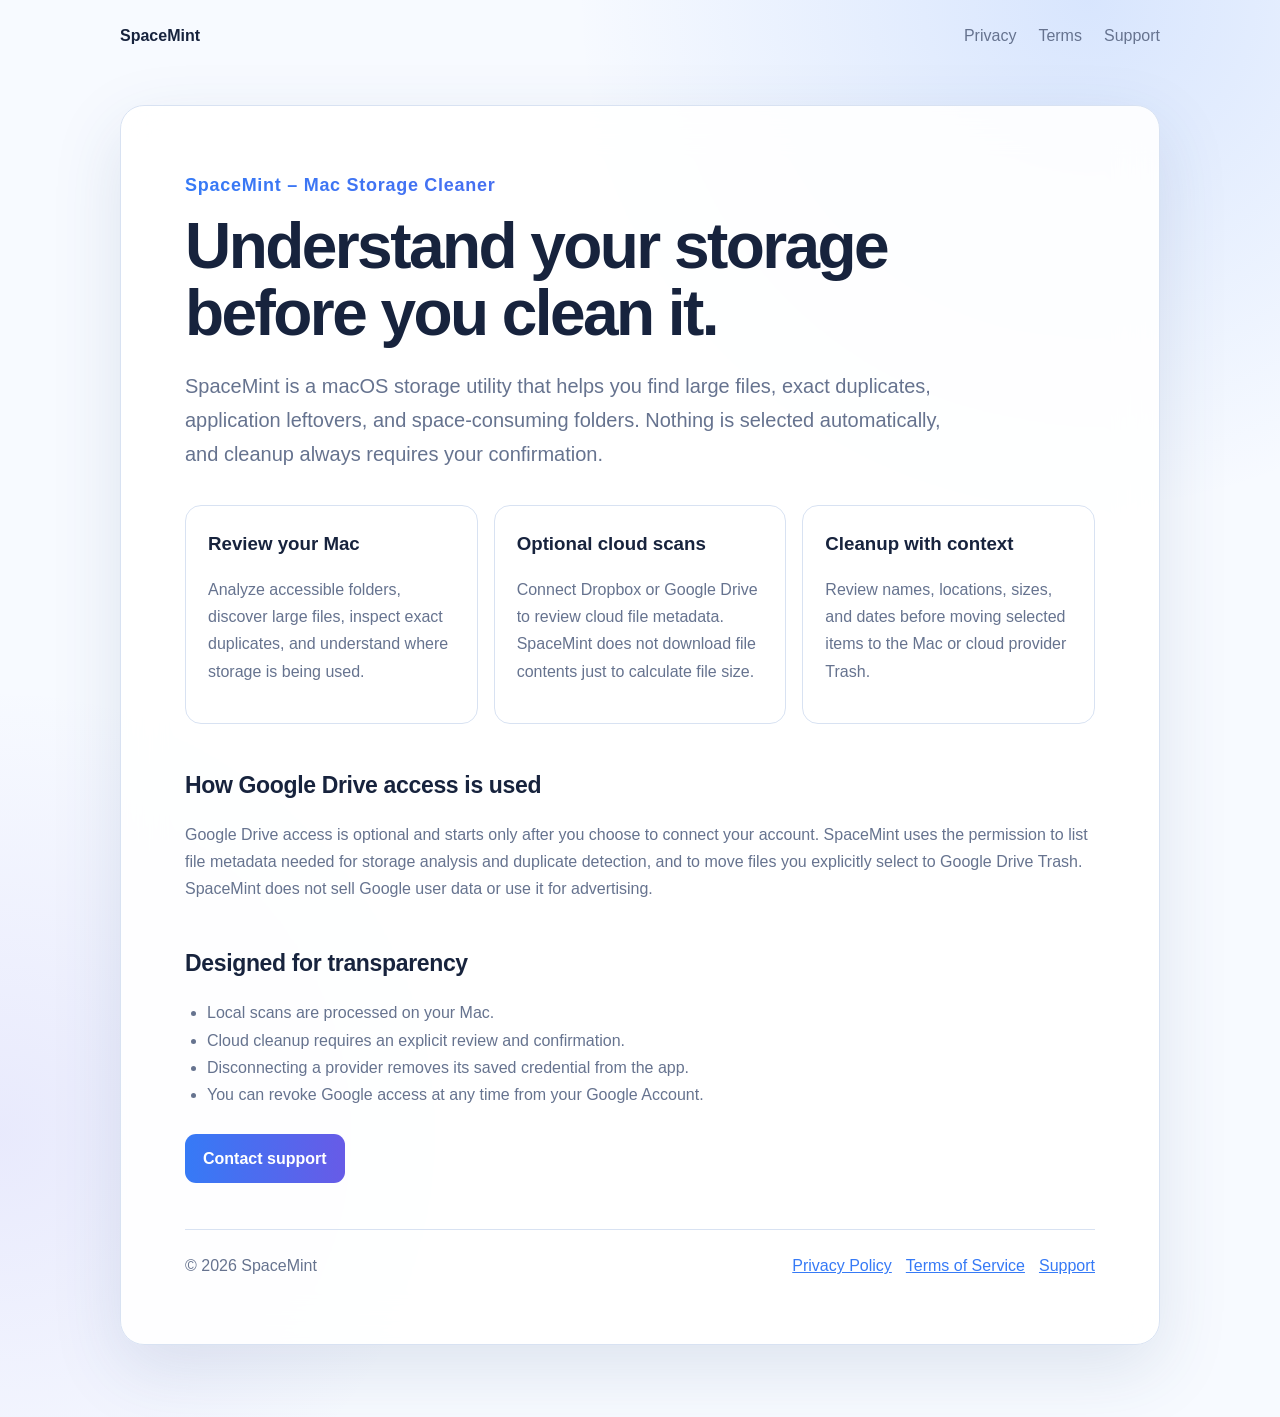
<file: index.html>
<!doctype html>
<html lang="en">
<head>
  <meta charset="utf-8">
  <meta name="viewport" content="width=device-width, initial-scale=1">
  <meta name="description" content="SpaceMint – Mac Storage Cleaner helps you review large files, exact duplicates, applications, and cloud storage safely.">
  <title>SpaceMint – Mac Storage Cleaner</title>
  <link rel="stylesheet" href="site.css">
</head>
<body>
  <div class="shell">
    <nav>
      <a class="logo" href="./">SpaceMint</a>
      <a href="privacy.html">Privacy</a>
      <a href="terms.html">Terms</a>
      <a href="support.html">Support</a>
    </nav>
    <main>
      <section class="card">
        <p class="brand">SpaceMint – Mac Storage Cleaner</p>
        <h1>Understand your storage before you clean it.</h1>
        <p class="lede">SpaceMint is a macOS storage utility that helps you find large files, exact duplicates, application leftovers, and space-consuming folders. Nothing is selected automatically, and cleanup always requires your confirmation.</p>

        <div class="grid">
          <article class="feature">
            <h3>Review your Mac</h3>
            <p>Analyze accessible folders, discover large files, inspect exact duplicates, and understand where storage is being used.</p>
          </article>
          <article class="feature">
            <h3>Optional cloud scans</h3>
            <p>Connect Dropbox or Google Drive to review cloud file metadata. SpaceMint does not download file contents just to calculate file size.</p>
          </article>
          <article class="feature">
            <h3>Cleanup with context</h3>
            <p>Review names, locations, sizes, and dates before moving selected items to the Mac or cloud provider Trash.</p>
          </article>
        </div>

        <h2>How Google Drive access is used</h2>
        <p>Google Drive access is optional and starts only after you choose to connect your account. SpaceMint uses the permission to list file metadata needed for storage analysis and duplicate detection, and to move files you explicitly select to Google Drive Trash. SpaceMint does not sell Google user data or use it for advertising.</p>

        <h2>Designed for transparency</h2>
        <ul>
          <li>Local scans are processed on your Mac.</li>
          <li>Cloud cleanup requires an explicit review and confirmation.</li>
          <li>Disconnecting a provider removes its saved credential from the app.</li>
          <li>You can revoke Google access at any time from your Google Account.</li>
        </ul>

        <a class="button" href="support.html">Contact support</a>
        <footer>
          <span>© 2026 SpaceMint</span>
          <a href="privacy.html">Privacy Policy</a>
          <a href="terms.html">Terms of Service</a>
          <a href="support.html">Support</a>
        </footer>
      </section>
    </main>
  </div>
</body>
</html>
</file>
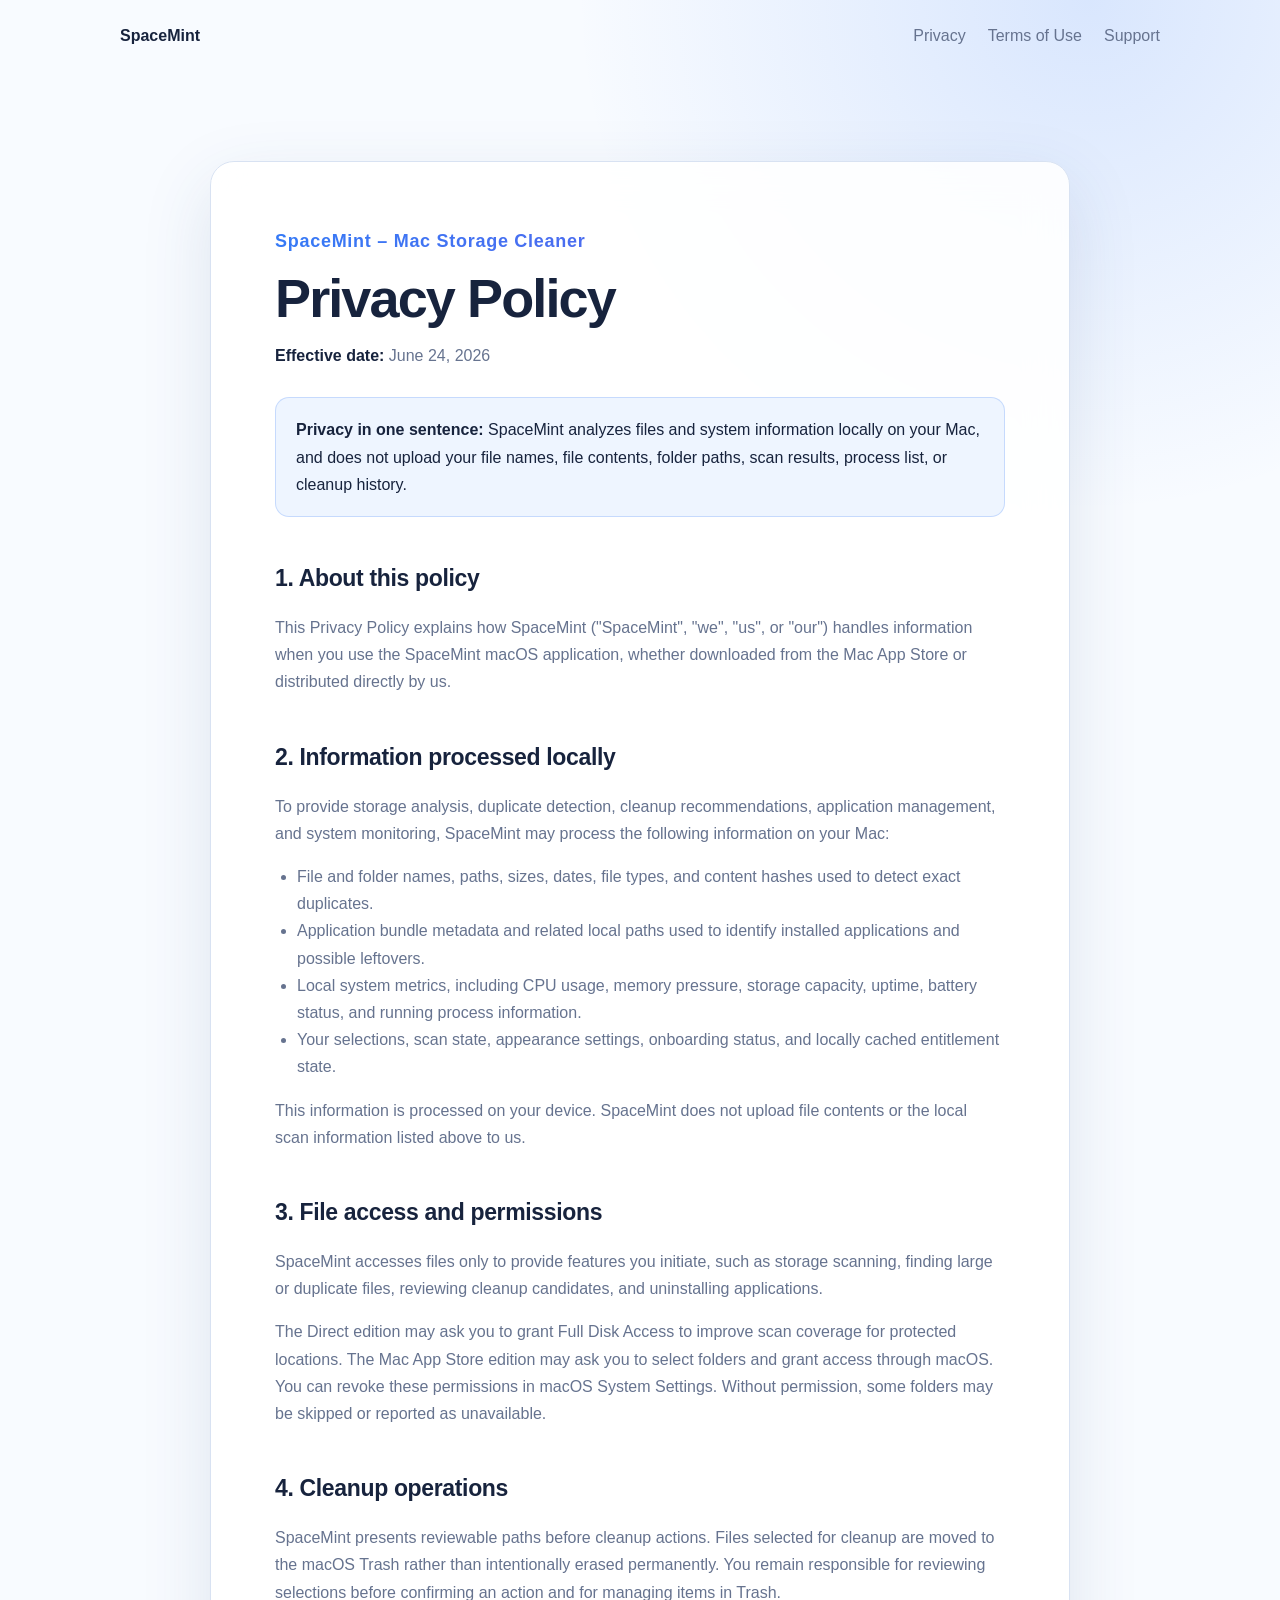
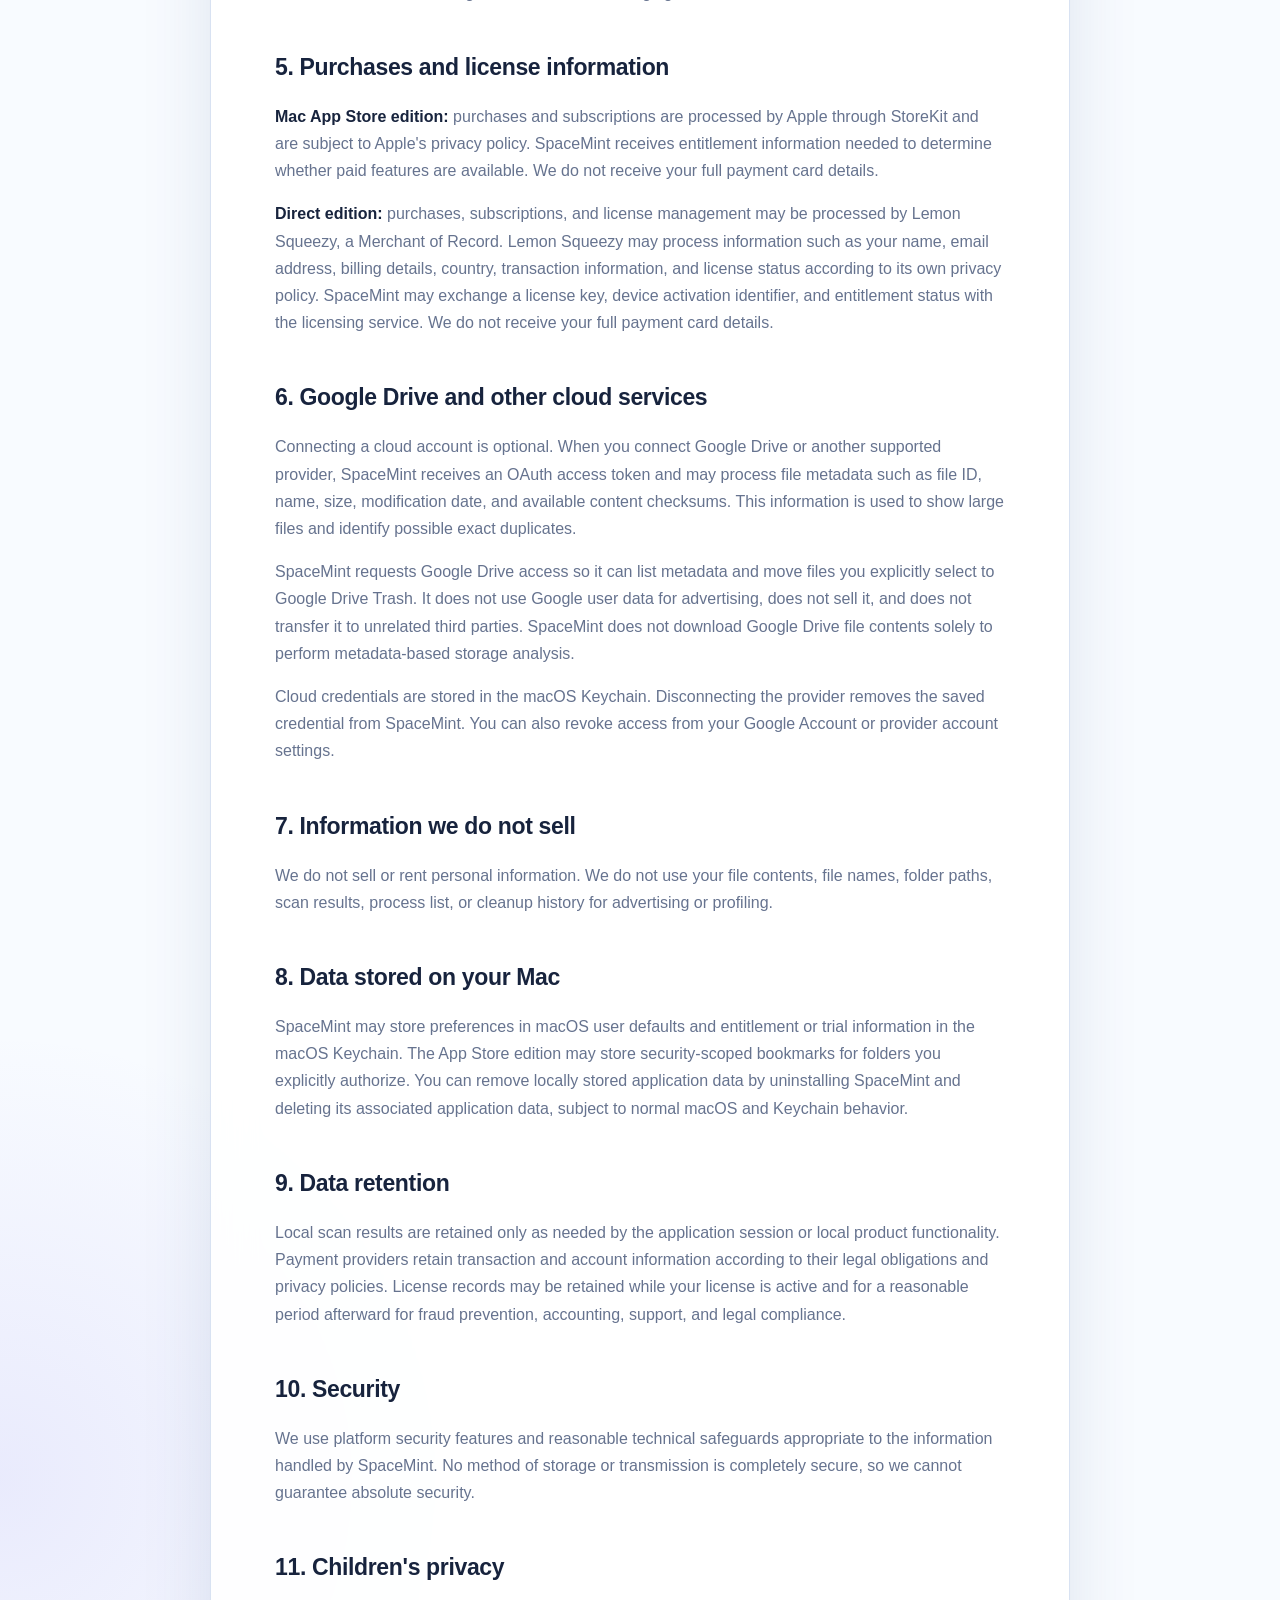
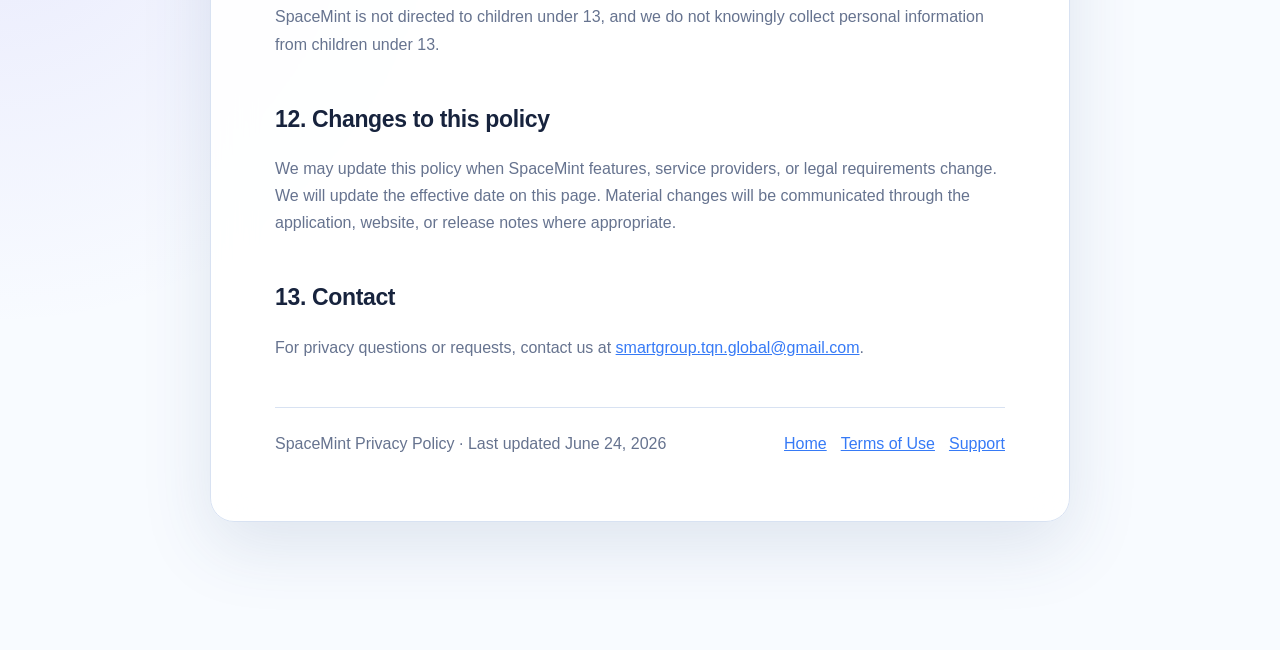
<file: privacy.html>
<!doctype html>
<html lang="en">
<head>
  <meta charset="utf-8">
  <meta name="viewport" content="width=device-width, initial-scale=1">
  <meta name="description" content="Privacy Policy for SpaceMint – Mac Storage Cleaner">
  <title>Privacy Policy · SpaceMint</title>
  <link rel="stylesheet" href="site.css">
  <style>
    :root {
      color-scheme: light dark;
      --bg: #f8fbff;
      --card: rgba(255, 255, 255, 0.88);
      --text: #17233d;
      --muted: #66738f;
      --line: #d8e2f2;
      --accent: #367af6;
      --accent-2: #675be7;
      --notice: #eef5ff;
    }
    * { box-sizing: border-box; }
    body {
      margin: 0;
      color: var(--text);
      background:
        radial-gradient(circle at 85% 0%, rgba(54, 122, 246, .16), transparent 32rem),
        radial-gradient(circle at 0% 80%, rgba(103, 91, 231, .10), transparent 28rem),
        var(--bg);
      font: 16px/1.7 -apple-system, BlinkMacSystemFont, "Segoe UI", sans-serif;
    }
    main { width: min(860px, calc(100% - 32px)); margin: 56px auto; }
    article {
      padding: clamp(28px, 6vw, 64px);
      border: 1px solid var(--line);
      border-radius: 24px;
      background: var(--card);
      box-shadow: 0 24px 70px rgba(50, 75, 120, .13);
      backdrop-filter: blur(20px);
    }
    .brand {
      margin: 0 0 12px;
      font-size: 18px;
      font-weight: 750;
      letter-spacing: .04em;
      background: linear-gradient(90deg, var(--accent), var(--accent-2));
      background-clip: text;
      color: transparent;
    }
    h1 { margin: 0; font-size: clamp(34px, 7vw, 54px); line-height: 1.1; letter-spacing: -.035em; }
    h2 { margin: 42px 0 10px; font-size: 23px; letter-spacing: -.015em; }
    p, li { color: var(--muted); }
    strong { color: var(--text); }
    ul { padding-left: 22px; }
    .meta { margin: 14px 0 28px; }
    .notice {
      padding: 18px 20px;
      border: 1px solid rgba(54, 122, 246, .22);
      border-radius: 14px;
      background: var(--notice);
      color: var(--text);
    }
    a { color: var(--accent); }
    footer { margin-top: 46px; padding-top: 22px; border-top: 1px solid var(--line); color: var(--muted); }
    @media (prefers-color-scheme: dark) {
      :root {
        --bg: #101525; --card: rgba(25, 33, 54, .9); --text: #f2f6ff;
        --muted: #aab5cc; --line: #34415b; --notice: #222c43;
      }
    }
  </style>
</head>
<body>
  <div class="shell">
    <nav>
      <a class="logo" href="./">SpaceMint</a>
      <a href="privacy.html">Privacy</a>
      <a href="terms.html">Terms of Use</a>
      <a href="support.html">Support</a>
    </nav>
  <main>
    <article class="card">
      <p class="brand">SpaceMint – Mac Storage Cleaner</p>
      <h1>Privacy Policy</h1>
      <p class="meta"><strong>Effective date:</strong> June 24, 2026</p>

      <p class="notice"><strong>Privacy in one sentence:</strong> SpaceMint analyzes files and system information locally on your Mac, and does not upload your file names, file contents, folder paths, scan results, process list, or cleanup history.</p>

      <h2>1. About this policy</h2>
      <p>This Privacy Policy explains how SpaceMint ("SpaceMint", "we", "us", or "our") handles information when you use the SpaceMint macOS application, whether downloaded from the Mac App Store or distributed directly by us.</p>

      <h2>2. Information processed locally</h2>
      <p>To provide storage analysis, duplicate detection, cleanup recommendations, application management, and system monitoring, SpaceMint may process the following information on your Mac:</p>
      <ul>
        <li>File and folder names, paths, sizes, dates, file types, and content hashes used to detect exact duplicates.</li>
        <li>Application bundle metadata and related local paths used to identify installed applications and possible leftovers.</li>
        <li>Local system metrics, including CPU usage, memory pressure, storage capacity, uptime, battery status, and running process information.</li>
        <li>Your selections, scan state, appearance settings, onboarding status, and locally cached entitlement state.</li>
      </ul>
      <p>This information is processed on your device. SpaceMint does not upload file contents or the local scan information listed above to us.</p>

      <h2>3. File access and permissions</h2>
      <p>SpaceMint accesses files only to provide features you initiate, such as storage scanning, finding large or duplicate files, reviewing cleanup candidates, and uninstalling applications.</p>
      <p>The Direct edition may ask you to grant Full Disk Access to improve scan coverage for protected locations. The Mac App Store edition may ask you to select folders and grant access through macOS. You can revoke these permissions in macOS System Settings. Without permission, some folders may be skipped or reported as unavailable.</p>

      <h2>4. Cleanup operations</h2>
      <p>SpaceMint presents reviewable paths before cleanup actions. Files selected for cleanup are moved to the macOS Trash rather than intentionally erased permanently. You remain responsible for reviewing selections before confirming an action and for managing items in Trash.</p>

      <h2>5. Purchases and license information</h2>
      <p><strong>Mac App Store edition:</strong> purchases and subscriptions are processed by Apple through StoreKit and are subject to Apple's privacy policy. SpaceMint receives entitlement information needed to determine whether paid features are available. We do not receive your full payment card details.</p>
      <p><strong>Direct edition:</strong> purchases, subscriptions, and license management may be processed by Lemon Squeezy, a Merchant of Record. Lemon Squeezy may process information such as your name, email address, billing details, country, transaction information, and license status according to its own privacy policy. SpaceMint may exchange a license key, device activation identifier, and entitlement status with the licensing service. We do not receive your full payment card details.</p>

      <h2>6. Google Drive and other cloud services</h2>
      <p>Connecting a cloud account is optional. When you connect Google Drive or another supported provider, SpaceMint receives an OAuth access token and may process file metadata such as file ID, name, size, modification date, and available content checksums. This information is used to show large files and identify possible exact duplicates.</p>
      <p>SpaceMint requests Google Drive access so it can list metadata and move files you explicitly select to Google Drive Trash. It does not use Google user data for advertising, does not sell it, and does not transfer it to unrelated third parties. SpaceMint does not download Google Drive file contents solely to perform metadata-based storage analysis.</p>
      <p>Cloud credentials are stored in the macOS Keychain. Disconnecting the provider removes the saved credential from SpaceMint. You can also revoke access from your Google Account or provider account settings.</p>

      <h2>7. Information we do not sell</h2>
      <p>We do not sell or rent personal information. We do not use your file contents, file names, folder paths, scan results, process list, or cleanup history for advertising or profiling.</p>

      <h2>8. Data stored on your Mac</h2>
      <p>SpaceMint may store preferences in macOS user defaults and entitlement or trial information in the macOS Keychain. The App Store edition may store security-scoped bookmarks for folders you explicitly authorize. You can remove locally stored application data by uninstalling SpaceMint and deleting its associated application data, subject to normal macOS and Keychain behavior.</p>

      <h2>9. Data retention</h2>
      <p>Local scan results are retained only as needed by the application session or local product functionality. Payment providers retain transaction and account information according to their legal obligations and privacy policies. License records may be retained while your license is active and for a reasonable period afterward for fraud prevention, accounting, support, and legal compliance.</p>

      <h2>10. Security</h2>
      <p>We use platform security features and reasonable technical safeguards appropriate to the information handled by SpaceMint. No method of storage or transmission is completely secure, so we cannot guarantee absolute security.</p>

      <h2>11. Children's privacy</h2>
      <p>SpaceMint is not directed to children under 13, and we do not knowingly collect personal information from children under 13.</p>

      <h2>12. Changes to this policy</h2>
      <p>We may update this policy when SpaceMint features, service providers, or legal requirements change. We will update the effective date on this page. Material changes will be communicated through the application, website, or release notes where appropriate.</p>

      <h2>13. Contact</h2>
      <p>For privacy questions or requests, contact us at <a href="mailto:smartgroup.tqn.global@gmail.com">smartgroup.tqn.global@gmail.com</a>.</p>

      <footer>
        <span>SpaceMint Privacy Policy · Last updated June 24, 2026</span>
        <a href="./">Home</a>
        <a href="terms.html">Terms of Use</a>
        <a href="support.html">Support</a>
      </footer>
    </article>
  </main>
  </div>
</body>
</html>
</file>
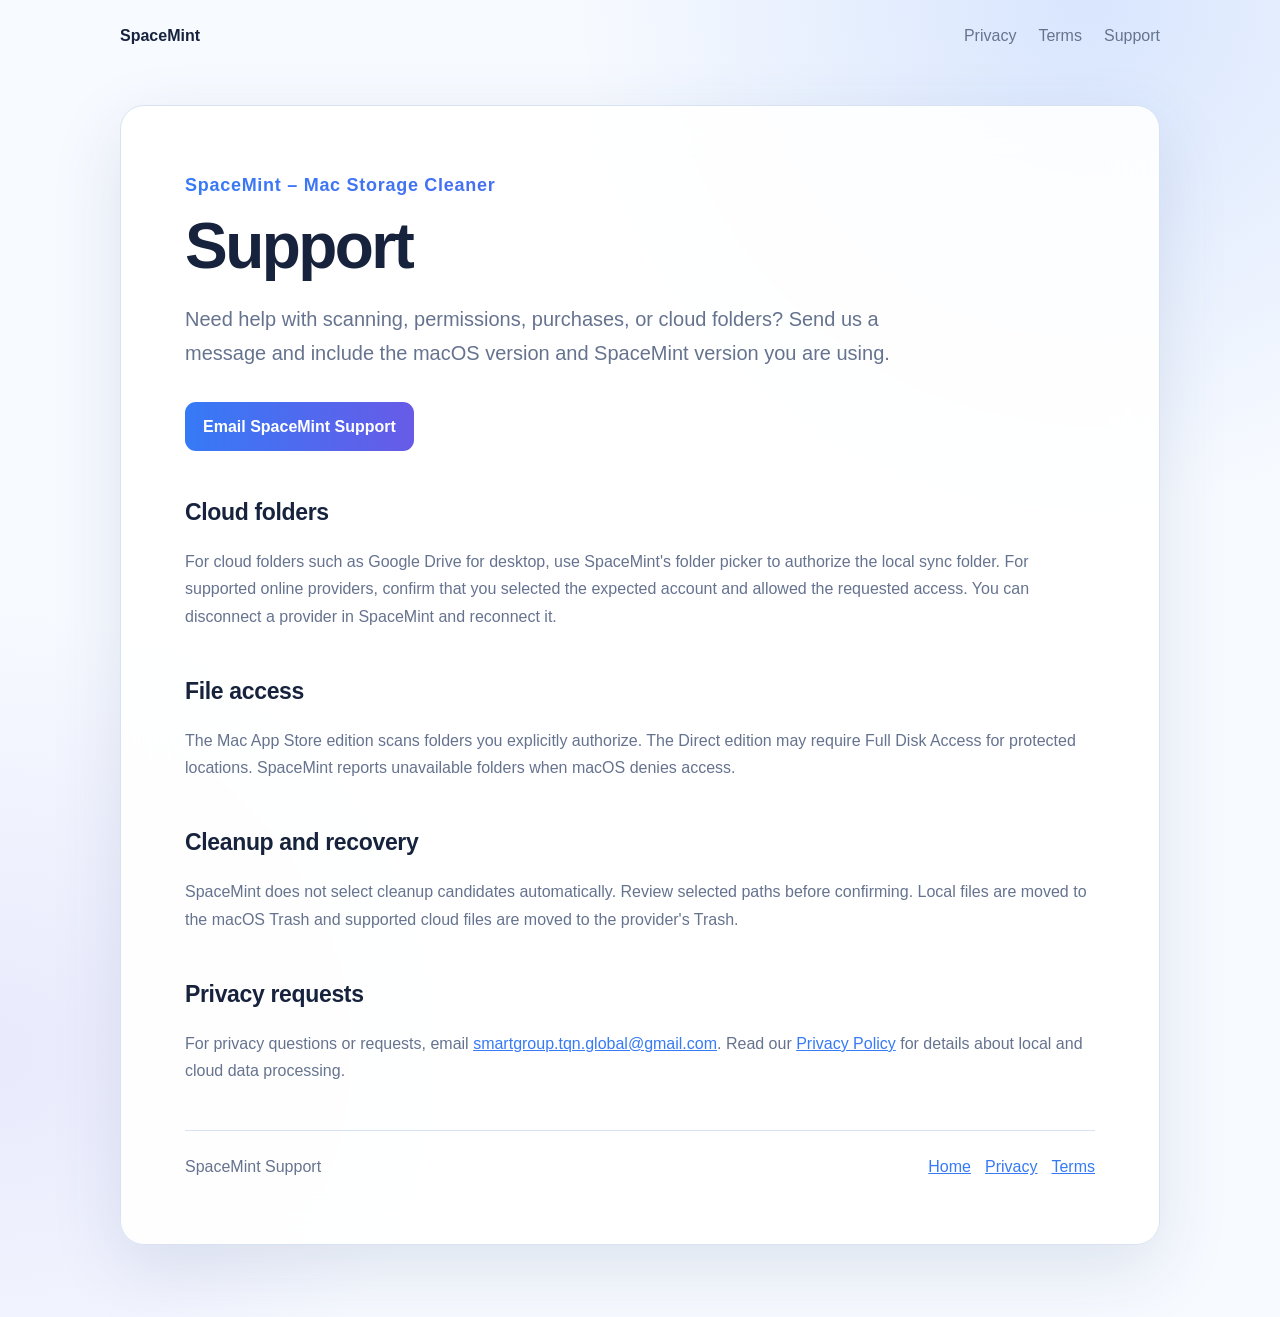
<file: support.html>
<!doctype html>
<html lang="en">
<head>
  <meta charset="utf-8">
  <meta name="viewport" content="width=device-width, initial-scale=1">
  <meta name="description" content="Support for SpaceMint – Storage Review & Cleanup">
  <title>Support · SpaceMint</title>
  <link rel="stylesheet" href="site.css">
</head>
<body>
  <div class="shell">
    <nav>
      <a class="logo" href="./">SpaceMint</a>
      <a href="privacy.html">Privacy</a>
      <a href="terms.html">Terms</a>
      <a href="support.html">Support</a>
    </nav>
    <main>
      <article class="card">
        <p class="brand">SpaceMint – Mac Storage Cleaner</p>
        <h1>Support</h1>
        <p class="lede">Need help with scanning, permissions, purchases, or cloud folders? Send us a message and include the macOS version and SpaceMint version you are using.</p>

        <a class="button" href="mailto:smartgroup.tqn.global@gmail.com?subject=SpaceMint%20Support">Email SpaceMint Support</a>

        <h2>Cloud folders</h2>
        <p>For cloud folders such as Google Drive for desktop, use SpaceMint's folder picker to authorize the local sync folder. For supported online providers, confirm that you selected the expected account and allowed the requested access. You can disconnect a provider in SpaceMint and reconnect it.</p>

        <h2>File access</h2>
        <p>The Mac App Store edition scans folders you explicitly authorize. The Direct edition may require Full Disk Access for protected locations. SpaceMint reports unavailable folders when macOS denies access.</p>

        <h2>Cleanup and recovery</h2>
        <p>SpaceMint does not select cleanup candidates automatically. Review selected paths before confirming. Local files are moved to the macOS Trash and supported cloud files are moved to the provider's Trash.</p>

        <h2>Privacy requests</h2>
        <p>For privacy questions or requests, email <a href="mailto:smartgroup.tqn.global@gmail.com">smartgroup.tqn.global@gmail.com</a>. Read our <a href="privacy.html">Privacy Policy</a> for details about local and cloud data processing.</p>

        <footer>
          <span>SpaceMint Support</span>
          <a href="./">Home</a>
          <a href="privacy.html">Privacy</a>
          <a href="terms.html">Terms</a>
        </footer>
      </article>
    </main>
  </div>
</body>
</html>
</file>
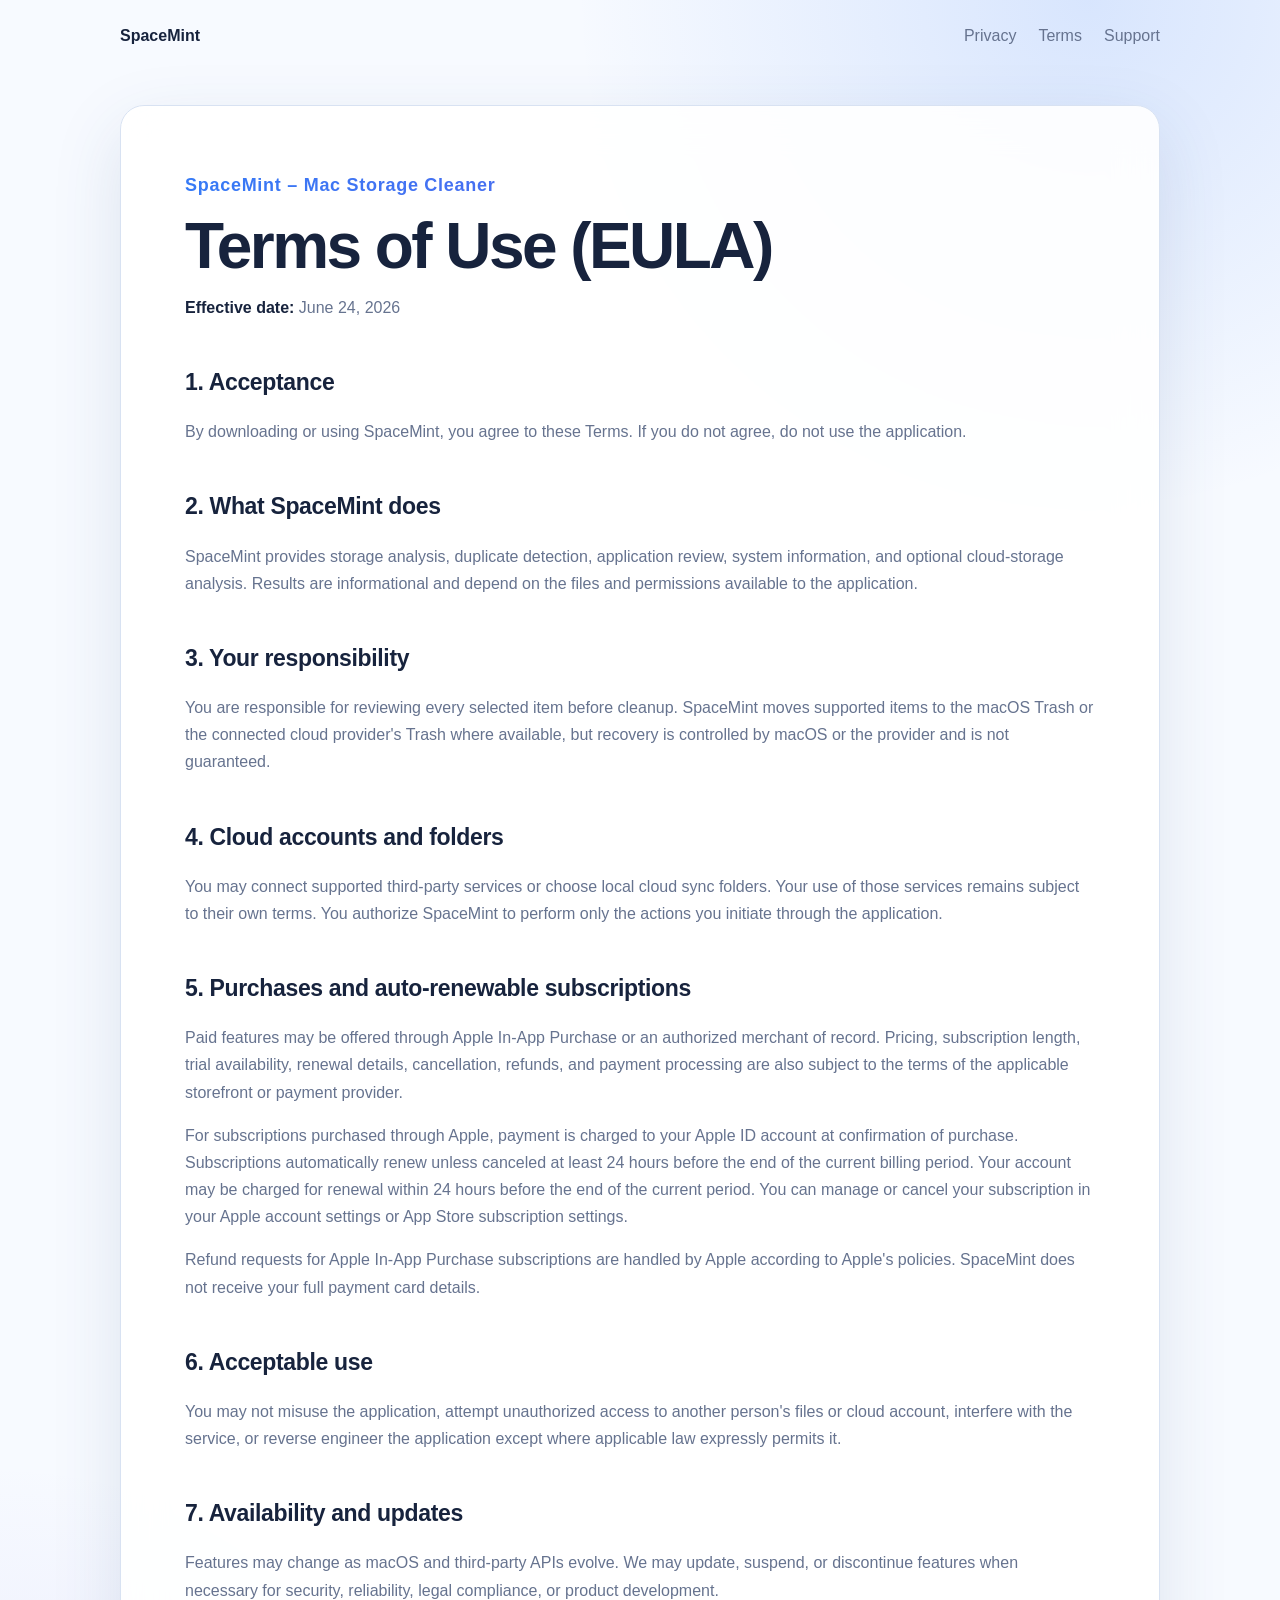
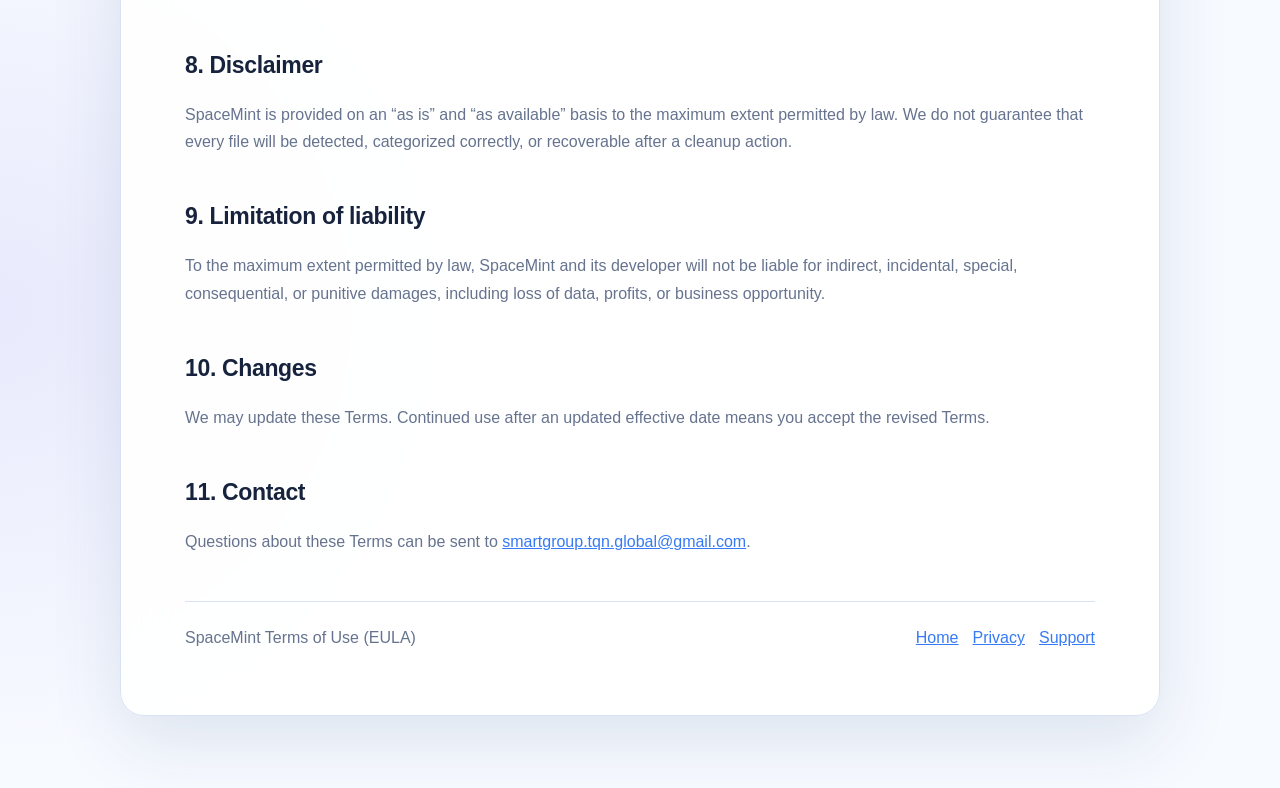
<file: terms.html>
<!doctype html>
<html lang="en">
<head>
  <meta charset="utf-8">
  <meta name="viewport" content="width=device-width, initial-scale=1">
  <meta name="description" content="Terms of Use (EULA) for SpaceMint – Storage Review & Cleanup">
  <title>Terms of Use (EULA) · SpaceMint</title>
  <link rel="stylesheet" href="site.css">
</head>
<body>
  <div class="shell">
    <nav>
      <a class="logo" href="./">SpaceMint</a>
      <a href="privacy.html">Privacy</a>
      <a href="terms.html">Terms</a>
      <a href="support.html">Support</a>
    </nav>
    <main>
      <article class="card">
        <p class="brand">SpaceMint – Mac Storage Cleaner</p>
        <h1>Terms of Use (EULA)</h1>
        <p class="meta"><strong>Effective date:</strong> June 24, 2026</p>

        <h2>1. Acceptance</h2>
        <p>By downloading or using SpaceMint, you agree to these Terms. If you do not agree, do not use the application.</p>

        <h2>2. What SpaceMint does</h2>
        <p>SpaceMint provides storage analysis, duplicate detection, application review, system information, and optional cloud-storage analysis. Results are informational and depend on the files and permissions available to the application.</p>

        <h2>3. Your responsibility</h2>
        <p>You are responsible for reviewing every selected item before cleanup. SpaceMint moves supported items to the macOS Trash or the connected cloud provider's Trash where available, but recovery is controlled by macOS or the provider and is not guaranteed.</p>

        <h2>4. Cloud accounts and folders</h2>
        <p>You may connect supported third-party services or choose local cloud sync folders. Your use of those services remains subject to their own terms. You authorize SpaceMint to perform only the actions you initiate through the application.</p>

        <h2>5. Purchases and auto-renewable subscriptions</h2>
        <p>Paid features may be offered through Apple In-App Purchase or an authorized merchant of record. Pricing, subscription length, trial availability, renewal details, cancellation, refunds, and payment processing are also subject to the terms of the applicable storefront or payment provider.</p>
        <p>For subscriptions purchased through Apple, payment is charged to your Apple ID account at confirmation of purchase. Subscriptions automatically renew unless canceled at least 24 hours before the end of the current billing period. Your account may be charged for renewal within 24 hours before the end of the current period. You can manage or cancel your subscription in your Apple account settings or App Store subscription settings.</p>
        <p>Refund requests for Apple In-App Purchase subscriptions are handled by Apple according to Apple's policies. SpaceMint does not receive your full payment card details.</p>

        <h2>6. Acceptable use</h2>
        <p>You may not misuse the application, attempt unauthorized access to another person's files or cloud account, interfere with the service, or reverse engineer the application except where applicable law expressly permits it.</p>

        <h2>7. Availability and updates</h2>
        <p>Features may change as macOS and third-party APIs evolve. We may update, suspend, or discontinue features when necessary for security, reliability, legal compliance, or product development.</p>

        <h2>8. Disclaimer</h2>
        <p>SpaceMint is provided on an “as is” and “as available” basis to the maximum extent permitted by law. We do not guarantee that every file will be detected, categorized correctly, or recoverable after a cleanup action.</p>

        <h2>9. Limitation of liability</h2>
        <p>To the maximum extent permitted by law, SpaceMint and its developer will not be liable for indirect, incidental, special, consequential, or punitive damages, including loss of data, profits, or business opportunity.</p>

        <h2>10. Changes</h2>
        <p>We may update these Terms. Continued use after an updated effective date means you accept the revised Terms.</p>

        <h2>11. Contact</h2>
        <p>Questions about these Terms can be sent to <a href="mailto:smartgroup.tqn.global@gmail.com">smartgroup.tqn.global@gmail.com</a>.</p>

        <footer>
          <span>SpaceMint Terms of Use (EULA)</span>
          <a href="./">Home</a>
          <a href="privacy.html">Privacy</a>
          <a href="support.html">Support</a>
        </footer>
      </article>
    </main>
  </div>
</body>
</html>
</file>
<file: site.css>
:root {
  color-scheme: light dark;
  --bg: #f7faff;
  --card: rgba(255, 255, 255, .9);
  --text: #17233d;
  --muted: #66738f;
  --line: #d8e2f2;
  --accent: #367af6;
  --accent-2: #675be7;
  --notice: #eef5ff;
}
* { box-sizing: border-box; }
html { scroll-behavior: smooth; }
body {
  margin: 0;
  color: var(--text);
  background:
    radial-gradient(circle at 85% 0%, rgba(54, 122, 246, .16), transparent 32rem),
    radial-gradient(circle at 0% 80%, rgba(103, 91, 231, .10), transparent 28rem),
    var(--bg);
  font: 16px/1.7 -apple-system, BlinkMacSystemFont, "Segoe UI", sans-serif;
}
a { color: var(--accent); }
.shell { width: min(1040px, calc(100% - 32px)); margin: 0 auto; }
nav {
  display: flex;
  align-items: center;
  gap: 22px;
  padding: 22px 0;
}
nav .logo {
  margin-right: auto;
  color: var(--text);
  font-weight: 800;
  text-decoration: none;
}
nav a:not(.logo) { color: var(--muted); text-decoration: none; }
nav a:hover { color: var(--accent); }
main { padding: 34px 0 72px; }
.card {
  padding: clamp(28px, 6vw, 64px);
  border: 1px solid var(--line);
  border-radius: 24px;
  background: var(--card);
  box-shadow: 0 24px 70px rgba(50, 75, 120, .13);
  backdrop-filter: blur(20px);
}
.brand {
  margin: 0 0 12px;
  font-size: 18px;
  font-weight: 750;
  letter-spacing: .04em;
  background: linear-gradient(90deg, var(--accent), var(--accent-2));
  background-clip: text;
  color: transparent;
}
h1 {
  max-width: 850px;
  margin: 0;
  font-size: clamp(38px, 7vw, 64px);
  line-height: 1.05;
  letter-spacing: -.04em;
}
h2 { margin: 42px 0 10px; font-size: 23px; letter-spacing: -.015em; }
h3 { margin: 0 0 8px; }
p, li { color: var(--muted); }
strong { color: var(--text); }
ul { padding-left: 22px; }
.lede { max-width: 760px; margin: 22px 0; font-size: 20px; }
.meta { margin: 14px 0 28px; }
.notice {
  padding: 18px 20px;
  border: 1px solid rgba(54, 122, 246, .22);
  border-radius: 14px;
  background: var(--notice);
  color: var(--text);
}
.grid {
  display: grid;
  grid-template-columns: repeat(3, 1fr);
  gap: 16px;
  margin-top: 34px;
}
.feature {
  padding: 22px;
  border: 1px solid var(--line);
  border-radius: 16px;
  background: rgba(255,255,255,.4);
}
.button {
  display: inline-block;
  margin-top: 10px;
  padding: 11px 18px;
  border-radius: 11px;
  color: white;
  background: linear-gradient(90deg, var(--accent), var(--accent-2));
  font-weight: 700;
  text-decoration: none;
}
footer {
  display: flex;
  flex-wrap: wrap;
  gap: 14px;
  margin-top: 46px;
  padding-top: 22px;
  border-top: 1px solid var(--line);
  color: var(--muted);
}
footer span { margin-right: auto; }
@media (max-width: 720px) {
  nav { gap: 12px; font-size: 14px; }
  .grid { grid-template-columns: 1fr; }
}
@media (prefers-color-scheme: dark) {
  :root {
    --bg: #101525; --card: rgba(25, 33, 54, .9); --text: #f2f6ff;
    --muted: #aab5cc; --line: #34415b; --notice: #222c43;
  }
  .feature { background: rgba(255,255,255,.025); }
}
</file>
